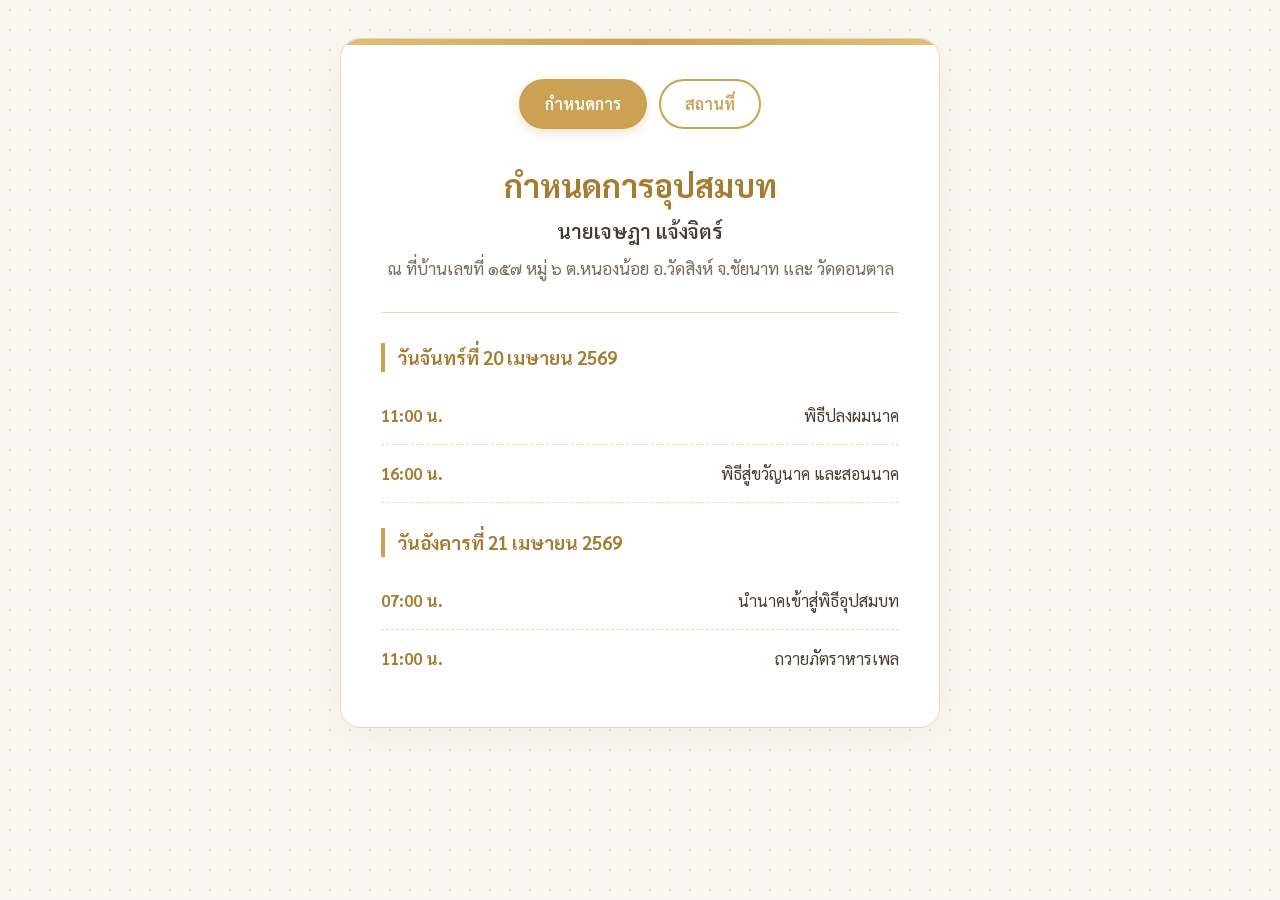
<file: index.html>
<!DOCTYPE html>
<html lang="th">

<head>
    <meta charset="UTF-8">
    <meta name="viewport" content="width=device-width, initial-scale=1.0, maximum-scale=1.0, user-scalable=no">
    <meta name="description"
        content="ขอเรียนเชิญร่วมอนุโมทนาบุญ งานอุปสมบท นายเจษฎา แจ้งจิตร์ วันที่ 20-21 เมษายน 2567 ณ วัดดอนตาล จ.ชัยนาท">
    <meta property="og:title" content="กำหนดการอุปสมบท นายเจษฎา แจ้งจิตร์">
    <meta property="og:description"
        content="ขอเรียนเชิญร่วมอนุโมทนาบุญ งานอุปสมบท ณ วัดดอนตาล ต.หนองน้อย อ.วัดสิงห์ จ.ชัยนาท">
    <meta property="og:type" content="website">
    <title>กำหนดการอุปสมบท นายเจษฎา แจ้งจิตร์</title>
    <link rel="stylesheet" href="style.css">
</head>

<body>
    <div class="container">
        <div class="nav">
            <a href="index.html" class="active">กำหนดการ</a>
            <a href="location.html">สถานที่</a>
        </div>

        <h1>กำหนดการอุปสมบท</h1>
        <h3>นายเจษฎา แจ้งจิตร์</h3>
        <p class="subtitle">ณ ที่บ้านเลขที่ ๑๕๗ หมู่ ๖ ต.หนองน้อย อ.วัดสิงห์ จ.ชัยนาท และ วัดดอนตาล</p>

        <hr class="divider">

        <h4 class="date-header">วันจันทร์ที่ 20 เมษายน 2569</h4>
        <div class="schedule-item">
            <span class="time">11:00 น.</span>
            <span class="event-name">พิธีปลงผมนาค</span>
        </div>
        <div class="schedule-item">
            <span class="time">16:00 น.</span>
            <span class="event-name">พิธีสู่ขวัญนาค และสอนนาค</span>
        </div>

        <h4 class="date-header">วันอังคารที่ 21 เมษายน 2569</h4>
        <div class="schedule-item">
            <span class="time">07:00 น.</span>
            <span class="event-name">นำนาคเข้าสู่พิธีอุปสมบท</span>
        </div>
        <div class="schedule-item">
            <span class="time">11:00 น.</span>
            <span class="event-name">ถวายภัตราหารเพล</span>
        </div>
    </div>
</body>

</html>
</file>
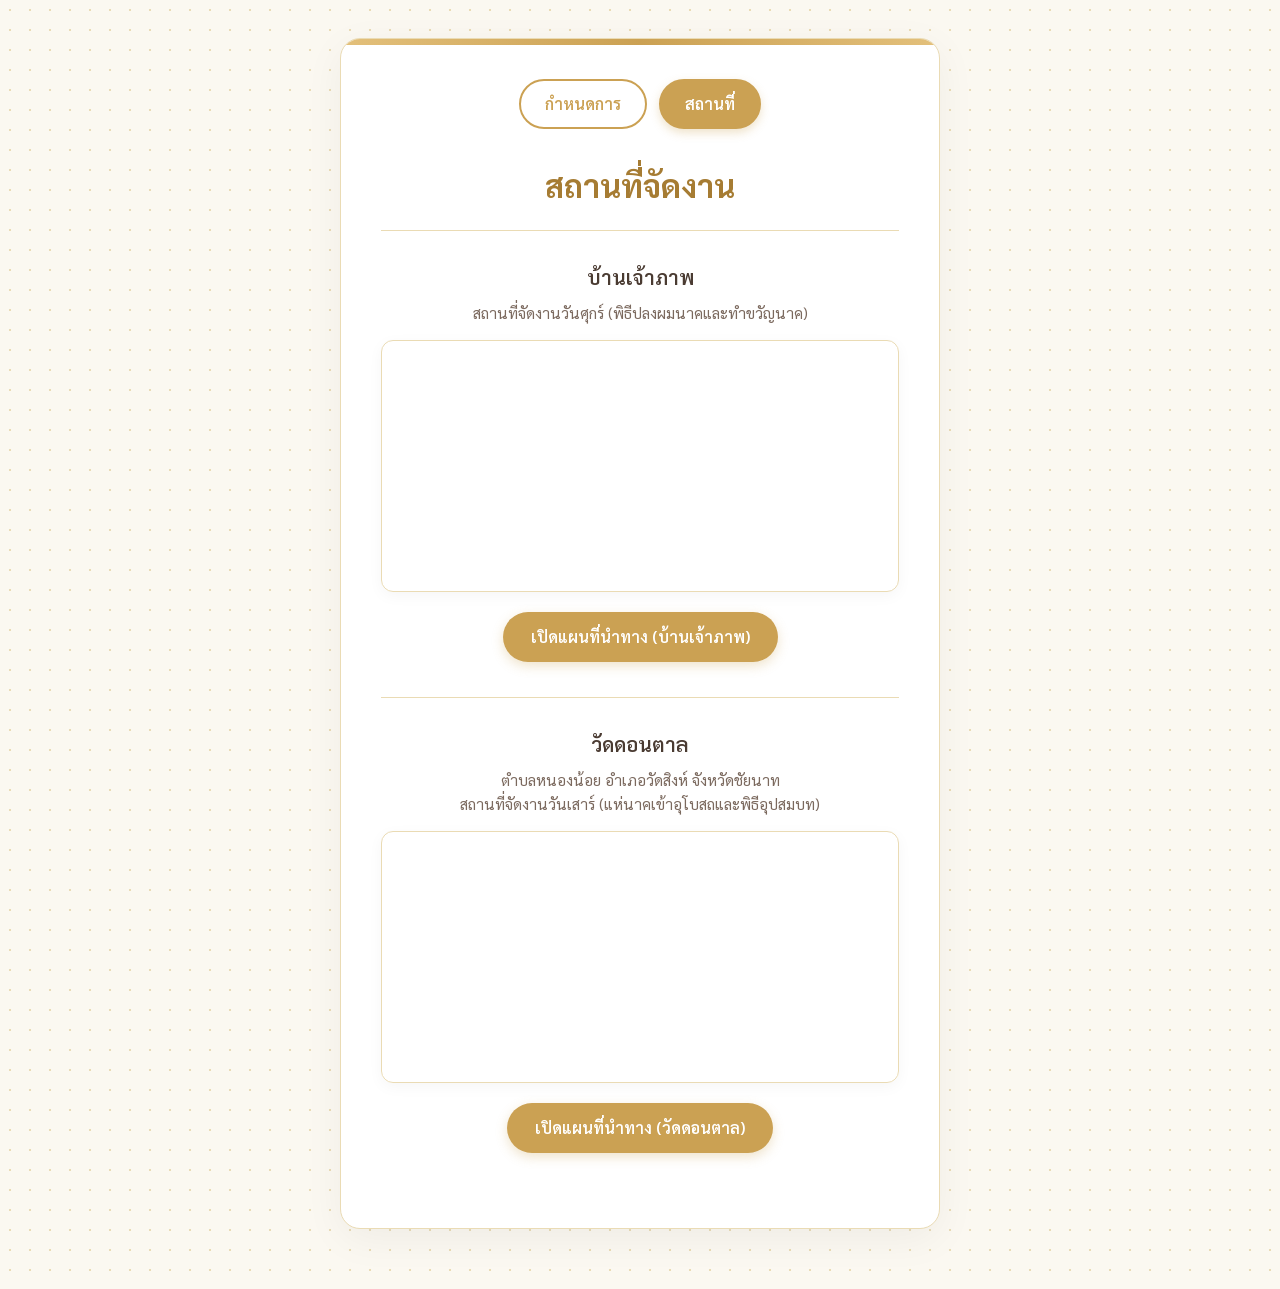
<file: location.html>
<!DOCTYPE html>
<html lang="th">

<head>
    <meta charset="UTF-8">
    <meta name="viewport" content="width=device-width, initial-scale=1.0, maximum-scale=1.0, user-scalable=no">
    <meta name="description"
        content="แผนที่และสถานที่จัดงานอุปสมบท นายเจษฎา แจ้งจิตร์ ณ วัดดอนตาล และบ้านเจ้าภาพ จ.ชัยนาท">
    <meta property="og:title" content="สถานที่จัดงาน - อุปสมบท นายเจษฎา แจ้งจิตร์">
    <meta property="og:description" content="แผนที่การเดินทาง วัดดอนตาล และบ้านเจ้าภาพ ต.หนองน้อย อ.วัดสิงห์ จ.ชัยนาท">
    <meta property="og:type" content="website">
    <title>สถานที่จัดงาน - อุปสมบท นายเจษฎา แจ้งจิตร์</title>
    <link rel="stylesheet" href="style.css">
</head>

<body>
    <div class="container">
        <div class="nav">
            <a href="index.html">กำหนดการ</a>
            <a href="location.html" class="active">สถานที่</a>
        </div>

        <h1>สถานที่จัดงาน</h1>
        <hr class="divider" style="margin-top: 20px;">

        <div class="location-section">
            <h3>บ้านเจ้าภาพ</h3>
            <p>สถานที่จัดงานวันศุกร์ (พิธีปลงผมนาคและทำขวัญนาค)</p>

            <div class="map-container">
                <iframe src="https://maps.google.com/maps?q=15.1704629,100.0071679&t=&z=16&ie=UTF8&iwloc=&output=embed"
                    allowfullscreen="" loading="lazy"></iframe>
            </div>

            <a href="https://maps.app.goo.gl/HHdjvx2wejnBYfs57" class="location-btn" target="_blank">
                เปิดแผนที่นำทาง (บ้านเจ้าภาพ)
            </a>
        </div>

        <hr class="divider">

        <div class="location-section">
            <h3>วัดดอนตาล</h3>
            <p>ตำบลหนองน้อย อำเภอวัดสิงห์ จังหวัดชัยนาท<br>สถานที่จัดงานวันเสาร์ (แห่นาคเข้าอุโบสถและพิธีอุปสมบท)</p>

            <div class="map-container">
                <iframe
                    src="https://maps.google.com/maps?q=วัดดอนตาล%20หนองน้อย%20วัดสิงห์%20ชัยนาท&t=&z=15&ie=UTF8&iwloc=&output=embed"
                    allowfullscreen="" loading="lazy"></iframe>
            </div>

            <a href="https://maps.google.com/maps?q=วัดดอนตาล%20หนองน้อย%20วัดสิงห์%20ชัยนาท" class="location-btn"
                target="_blank"> เปิดแผนที่นำทาง (วัดดอนตาล)</a>
        </div>
    </div>
</body>

</html>
</file>
<file: style.css>
@import url('https://fonts.googleapis.com/css2?family=Sarabun:wght@300;400;600;700&display=swap');

:root {
    --primary: #cba153;
    /* Elegant Gold */
    --primary-dark: #a67c33;
    --primary-light: #fdf5e6;
    --background: #fbf8f1;
    --card-bg: #ffffff;
    --text-main: #4a3b32;
    /* Deep warm brown for contrast */
    --text-light: #7b695e;
    --border: #eadbb4;
}

* {
    box-sizing: border-box;
    margin: 0;
    padding: 0;
}

body {
    font-family: 'Sarabun', sans-serif;
    background-color: var(--background);
    background-image: radial-gradient(var(--border) 1px, transparent 1px);
    background-size: 20px 20px;
    color: var(--text-main);
    line-height: 1.6;
    padding: 20px;
    display: flex;
    justify-content: center;
    align-items: flex-start;
    min-height: 100vh;
}

.container {
    width: 100%;
    max-width: 600px;
    background: var(--card-bg);
    border: 1px solid var(--border);
    border-radius: 20px;
    padding: 40px;
    box-shadow: 0 10px 40px rgba(0, 0, 0, 0.05);
    position: relative;
    overflow: hidden;
    margin-top: 2vh;
    margin-bottom: 40px;
    animation: fadeIn 0.8s ease-out;
}

@keyframes fadeIn {
    from {
        opacity: 0;
        transform: translateY(15px);
    }

    to {
        opacity: 1;
        transform: translateY(0);
    }
}

/* Decorative top bar */
.container::before {
    content: '';
    position: absolute;
    top: 0;
    left: 0;
    right: 0;
    height: 6px;
    background: linear-gradient(90deg, #e3c07b, #cba153, #e3c07b);
}

.nav {
    display: flex;
    justify-content: center;
    margin-bottom: 30px;
    gap: 12px;
}

.nav a {
    text-decoration: none;
    color: var(--primary);
    font-weight: 600;
    padding: 10px 24px;
    border: 2px solid var(--primary);
    border-radius: 30px;
    transition: all 0.3s ease;
    font-size: 1rem;
    background-color: transparent;
}

.nav a:hover {
    background-color: var(--primary-light);
    transform: translateY(-2px);
}

.nav a.active {
    background-color: var(--primary);
    color: white;
    box-shadow: 0 4px 10px rgba(203, 161, 83, 0.3);
}

h1 {
    color: var(--primary-dark);
    font-size: 2rem;
    margin-bottom: 5px;
    text-align: center;
}

h3 {
    color: var(--text-main);
    font-size: 1.25rem;
    font-weight: 600;
    margin-bottom: 8px;
    text-align: center;
}

p.subtitle {
    text-align: center;
    color: var(--text-light);
    margin-bottom: 25px;
    font-size: 1.05rem;
}

hr.divider {
    border: 0;
    height: 1px;
    background: var(--border);
    margin: 30px 0;
}

h4.date-header {
    color: var(--primary-dark);
    font-size: 1.15rem;
    margin-bottom: 15px;
    padding-left: 12px;
    border-left: 4px solid var(--primary);
    margin-top: 25px;
}

.schedule-item {
    display: flex;
    justify-content: space-between;
    align-items: center;
    padding: 15px 0;
    border-bottom: 1px dashed var(--border);
    transition: background-color 0.2s;
}

.schedule-item:last-child {
    border-bottom: none;
}

.schedule-item:hover {
    background-color: rgba(203, 161, 83, 0.03);
    border-radius: 8px;
    padding: 15px 10px;
    margin: 0 -10px;
}

.time {
    font-weight: 700;
    color: var(--primary-dark);
    font-size: 1.05rem;
    min-width: 90px;
}

.event-name {
    text-align: right;
    color: var(--text-main);
    font-weight: 400;
}

.location-section {
    margin-bottom: 35px;
    text-align: center;
}

.location-section p {
    color: var(--text-light);
    margin-bottom: 15px;
    font-size: 0.95rem;
}

.map-container {
    margin-top: 15px;
    border-radius: 12px;
    overflow: hidden;
    border: 1px solid var(--border);
    box-shadow: 0 4px 15px rgba(0, 0, 0, 0.04);
}

iframe {
    width: 100%;
    height: 250px;
    border: 0;
    display: block;
}

.location-btn {
    display: inline-flex;
    align-items: center;
    justify-content: center;
    margin: 20px auto 0;
    padding: 12px 28px;
    background-color: var(--primary);
    color: white;
    text-decoration: none;
    border-radius: 30px;
    font-weight: 600;
    transition: all 0.3s cubic-bezier(0.25, 0.8, 0.25, 1);
    box-shadow: 0 4px 12px rgba(203, 161, 83, 0.3);
}

.location-btn:hover {
    background-color: var(--primary-dark);
    transform: translateY(-3px);
    box-shadow: 0 6px 16px rgba(203, 161, 83, 0.4);
}

/* Mobile Responsiveness */
@media (max-width: 480px) {
    body {
        padding: 12px;
    }

    .container {
        padding: 30px 20px;
        margin-top: 10px;
        border-radius: 16px;
    }

    h1 {
        font-size: 1.6rem;
    }

    h3 {
        font-size: 1.15rem;
    }

    .nav {
        gap: 8px;
        margin-bottom: 25px;
    }

    .nav a {
        padding: 8px 18px;
        font-size: 0.95rem;
    }

    .schedule-item {
        flex-direction: column;
        align-items: flex-start;
        gap: 6px;
        padding: 12px 0;
    }

    .schedule-item:hover {
        padding: 12px 8px;
        margin: 0 -8px;
    }

    .event-name {
        text-align: left;
        width: 100%;
        color: var(--text-light);
        font-size: 0.95rem;
    }

    .location-btn {
        width: 100%;
        font-size: 1rem;
        padding: 14px 20px;
    }

    iframe {
        height: 200px;
    }
}
</file>
